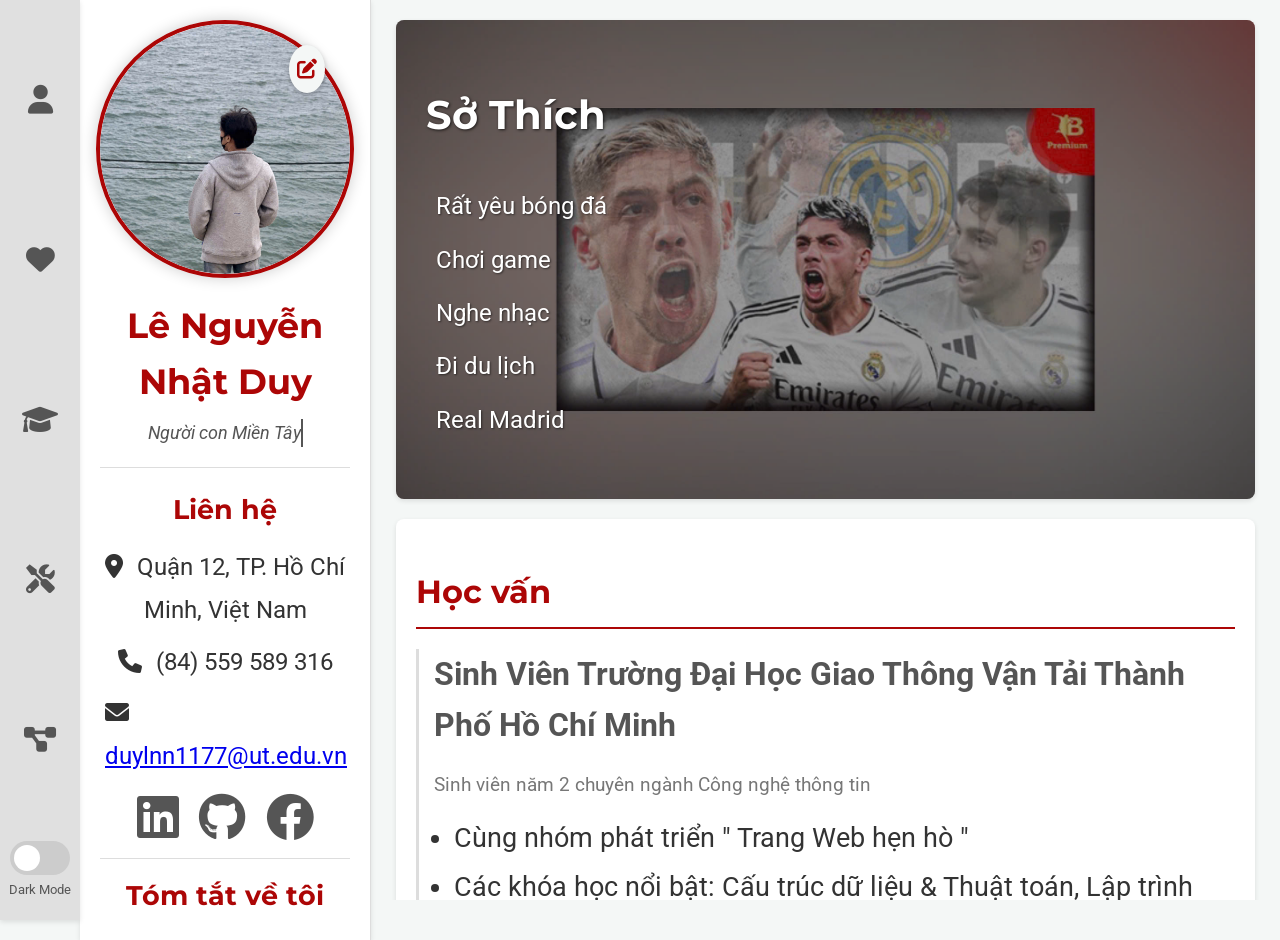
<file: index.html>
<!DOCTYPE html>
<html lang="vi">
<head>
    <meta charset="UTF-8">
    <meta name="viewport" content="width=device-width, initial-scale=1.0">
    <title>CV Cá Nhân - Lê Nguyễn Nhật Duy</title>
    <link href="https://fonts.googleapis.com/css2?family=Montserrat:wght@400;700&family=Roboto:wght@300;400;700&display=swap" rel="stylesheet">
    <link rel="stylesheet" href="https://cdnjs.cloudflare.com/ajax/libs/font-awesome/6.0.0-beta3/css/all.min.css">
    <link rel="stylesheet" href="CV.css">
</head>
<body>

    <nav class="cv-nav-icons">
        <div class="nav-links-group">
            <a href="#personal-info" title="Thông tin cá nhân"><i class="fas fa-user"></i></a>
            <a href="#hobbies" title="Sở thích"><i class="fas fa-heart"></i></a>
            <a href="#education" title="Học vấn"><i class="fas fa-graduation-cap"></i></a>
            <a href="#skills" title="Kỹ năng"><i class="fas fa-tools"></i></a>
            <a href="#projects" title="Dự án"><i class="fas fa-project-diagram"></i></a>
        </div>
        
        <div class="theme-switch-wrapper"> 
            <label class="theme-switch" for="checkbox">
                <input type="checkbox" id="checkbox" />
                <div class="slider round"></div>
            </label>
            <span class="theme-text">Dark Mode</span>
        </div>
    </nav>

    <div class="main-layout-wrapper">

        <div class="personal-info-column" id="personal-info">
            <div class="profile-header">
                <div class="profile-photo-wrapper">
                    <img class="profile-photo-main" src="ảnh(2).jpg" alt="Ảnh đại diện chính">
                    <img class="profile-photo-hover" src="ảnh(1).jpg" alt="Ảnh đại diện khi hover">
                </div>
                <a href="#" class="edit-icon-near-avatar" id="editCvIcon" title="Chỉnh sửa CV"><i class="fas fa-pen-to-square"></i></a>
                
                <h1 id="cvName">Lê Nguyễn Nhật Duy</h1> 
                <p class="tagline" id="tagline-running-effect">Người con Miền Tây </p> 
            </div>

            <div class="contact-details">
                <h2>Liên hệ</h2>
                <p><i class="fas fa-map-marker-alt" style="margin-right: 8px;"></i> <span id="contactAddress">Quận 12, TP. Hồ Chí Minh, Việt Nam</span></p> 
                <p><i class="fas fa-phone" style="margin-right: 8px;"></i> <span id="contactPhone">(84) 559 589 316</span></p> 
                <p><i class="fas fa-envelope" style="margin-right: 8px;"></i> <a href="mailto:duylnn1177@ut.edu.vn" id="contactEmail">duylnn1177@ut.edu.vn</a></p> 
                <div class="social-links">
                    <a href="https://www.instagram.com/nhatduyleng/" target="_blank" title="LinkedIn"><i class="fab fa-linkedin"></i></a>
                    <a href="https://github.com/NhatDuy-25" target="_blank" title="GitHub"><i class="fab fa-github"></i></a>
                    <a href="https://www.facebook.com/nhatduy.l.ng" target="_blank" title="Facebook"><i class="fab fa-facebook"></i></a>
                </div>
            </div>

            <div class="about-me" id="about-me-section"> 
                <h2>Tóm tắt về tôi</h2>
                <p id="aboutMeContent">Tôi là một sinh viên năng động với kinh nghiệm làm việc nhóm và kỹ năng giải quyết vấn đề. Tôi luôn tìm kiếm cơ hội học hỏi và phát triển bản thân trong lĩnh vực công nghệ.</p> 
            </div>
        </div>

        <div class="scrollable-content-column">
            
            <section class="hobbies-section" id="hobbies">
                <h2>Sở Thích</h2>
                <ul>
                    <li>Rất yêu bóng đá</li>
                    <li>Chơi game</li>
                    <li>Nghe nhạc</li>
                    <li>Đi du lịch</li>
                    <li>Real Madrid</li>
                </ul>
            </section>

            <section class="section" id="education">
                <h2>Học vấn</h2>
                <div class="entry-item">
                    <h3>Sinh Viên Trường Đại Học Giao Thông Vận Tải Thành Phố Hồ Chí Minh</h3>
                    <p class="period">Sinh viên năm 2 chuyên ngành Công nghệ thông tin</p>
                    <ul>
                        <li>Cùng nhóm phát triển " Trang Web hẹn hò "</li>
                        <li>Các khóa học nổi bật: Cấu trúc dữ liệu & Thuật toán, Lập trình hướng đối tượng, Lâp trình Web, Cơ sở dữ liệu.</li>
                    </ul>
                </div>
            </section>

            <section class="section" id="skills">
                <h2>Kỹ năng</h2>
                <div class="skills-category">
                    <h3>Ngôn ngữ lập trình</h3>
                    <p>JavaScript, Python, Java, C++</p>
                </div>
                <div class="skills-category">
                    <h3>Frameworks & Thư viện</h3>
                    <p>ReactJS, Node.js, Express.js, jQuery, Bootstrap</p>
                </div>
                <div class="skills-category">
                    <h3>Cơ sở dữ liệu</h3>
                    <p>SQL Server, MySQL</p>
                </div>
                <div class="skills-category">
                    <h3>Công cụ & Công nghệ</h3>
                    <p>Git, GitHub, Docker, VS Code</p>
                </div>
                <div class="skills-category">
                    <h3>Kỹ năng mềm</h3>
                    <p>Làm việc nhóm, thuyết trình, và tự học</p>
                </div>
            </section>

            <section class="section" id="projects">
                <h2>Dự án</h2>
                <div class="entry-item">
                    <h3> Thiết kế trang Web cá nhân ( 2025 ) </h3>
                    <p class="period">Lập trình Web</p>
                    <ul>
                        <li>Thiết kế trang cá nhân sinh viên </li>
                        <li>Sử dụng MySQL, HTML, CSS và JavaScript để thực hiện dự án.</li>
                    </ul>
                    <div class="links">
                        <a href="https://github.com/NhatDuy-25/Digital-CV.git" target="_blank" style="font-size: 1.7em;">Xem dự án</a>
                    </div>
                </div>
                <div class="entry-item">
                    <h3>Hiv-medical-service-system (2025) </h3>
                    <p class="period">Lập trình Java</p>
                    <ul>
                        <li>Xây dựng một website tư vấn y tế, đặt lịch khám và chữa bệnh HIV.</li>
                        <li>Sử dụng front-end, back-end, và MySQL.</li>
                        <li>Tối ưu hóa SEO cơ bản và khả năng truy cập.</li>
                    </ul>
                    <div class="links">
                        <a href="https://github.com/VinhPhus/hiv-medical-service-system.git" target="_blank" style="font-size: 1.7em;">Xem dự án</a>
                    </div>
                </div>
            </section>

        </div> 
    </div> 

    <div id="editCvModal" class="edit-modal-overlay">
        <div class="edit-modal-content">
            <button type="button" class="close-button">&times;</button>
            <h2>Chỉnh sửa thông tin cá nhân</h2>
            <form id="editCvForm">
                <div class="form-group">
                    <label for="editName">Họ và tên:</label>
                    <input type="text" id="editName" name="editName" value="">
                </div>
                <div class="form-group">
                    <label for="editTagline">Tagline:</label>
                    <input type="text" id="editTagline" name="editTagline" value="">
                </div>
                <div class="form-group">
                    <label for="editPhone">Điện thoại:</label>
                    <input type="tel" id="editPhone" name="editPhone" value="">
                </div>
                <div class="form-group">
                    <label for="editEmail">Email:</label>
                    <input type="email" id="editEmail" name="editEmail" value="">
                </div>
                <div class="form-group">
                    <label for="editAddress">Địa chỉ:</label>
                    <input type="text" id="editAddress" name="editAddress" value="">
                </div>
                <div class="form-group">
                    <label for="editAboutMe">Về tôi:</label>
                    <textarea id="editAboutMe" name="editAboutMe"></textarea>
                </div>
                <div class="modal-actions"> 
                    <button type="button" class="cancel-btn">Hủy</button>
                    <button type="submit" class="save-btn">Lưu Thay Đổi</button>
                </div>
            </form>
        </div>
    </div>

    <script src="CV.js"></script>

</body>
</html>
</file>
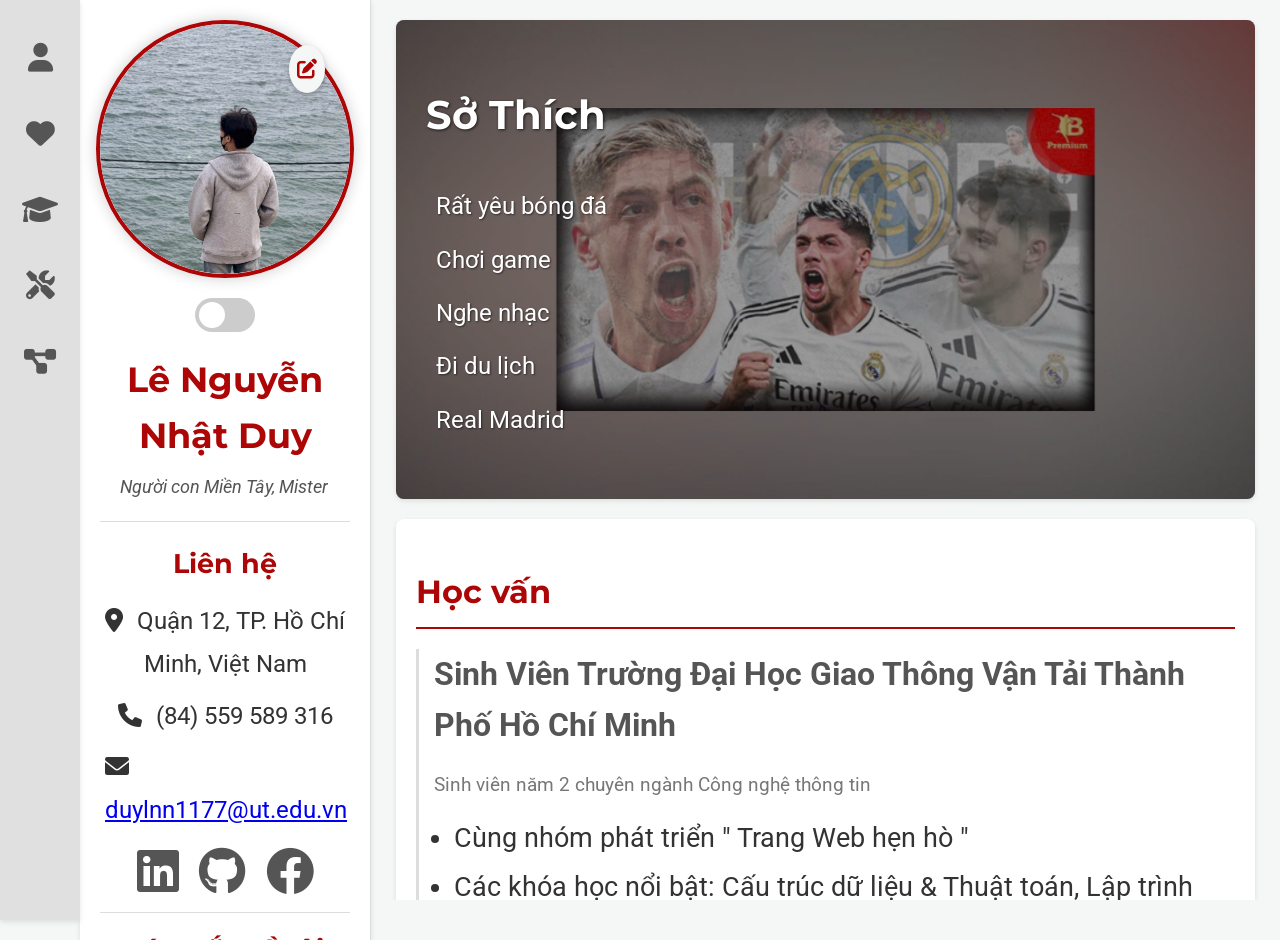
<file: Bài CV giữa kì.html>
<!DOCTYPE html>
<html lang="vi">
<head>
    <meta charset="UTF-8">
    <meta name="viewport" content="width=device-width, initial-scale=1.0">
    <title>CV Cá Nhân - Lê Nguyễn Nhật Duy</title>
    <link href="https://fonts.googleapis.com/css2?family=Montserrat:wght@400;700&family=Roboto:wght@300;400;700&display=swap" rel="stylesheet">
    <link rel="stylesheet" href="https://cdnjs.cloudflare.com/ajax/libs/font-awesome/6.0.0-beta3/css/all.min.css">
    <link rel="stylesheet" href="CV.css">
</head>
<body>

    <nav class="cv-nav-icons">
        <a href="#personal-info" title="Thông tin cá nhân"><i class="fas fa-user"></i></a>
        <a href="#hobbies" title="Sở thích"><i class="fas fa-heart"></i></a>
        <a href="#education" title="Học vấn"><i class="fas fa-graduation-cap"></i></a>
        <a href="#skills" title="Kỹ năng"><i class="fas fa-tools"></i></a>
        <a href="#projects" title="Dự án"><i class="fas fa-project-diagram"></i></a>
        
      
    </nav>

    <div class="main-layout-wrapper">

        <div class="personal-info-column" id="personal-info">
            <div class="profile-header">
                <div class="profile-photo-wrapper">
                    <img class="profile-photo-main" src="ảnh(2).jpg" alt="Ảnh đại diện chính">
                    <img class="profile-photo-hover" src="ảnh(1).jpg" alt="Ảnh đại diện khi hover">
                </div>
                <a href="#" class="edit-icon-near-avatar" id="editCvIcon" title="Chỉnh sửa CV"><i class="fas fa-pen-to-square"></i></a>
                
                <div class="theme-switch-wrapper icon-position"> 
                    <label class="theme-switch" for="checkbox">
                        <input type="checkbox" id="checkbox" />
                        <div class="slider round"></div>
                    </label>
                    </div>
                <h1 id="cvName">Lê Nguyễn Nhật Duy</h1> <p class="tagline" id="tagline-running-effect">Người con Miền Tây, Mister Grand Trà Vinh :3</p> </div>

            <div class="contact-details">
                <h2>Liên hệ</h2>
                <p><i class="fas fa-map-marker-alt" style="margin-right: 8px;"></i> <span id="contactAddress">Quận 12, TP. Hồ Chí Minh, Việt Nam</span></p> <p><i class="fas fa-phone" style="margin-right: 8px;"></i> <span id="contactPhone">(84) 559 589 316</span></p> <p><i class="fas fa-envelope" style="margin-right: 8px;"></i> <a href="mailto:duylnn1177@ut.edu.vn" id="contactEmail">duylnn1177@ut.edu.vn</a></p> <div class="social-links">
                    <a href="https://www.instagram.com/nhatduyleng/" target="_blank" title="LinkedIn"><i class="fab fa-linkedin"></i></a>
                    <a href="https://github.com/NhatDuy-25" target="_blank" title="GitHub"><i class="fab fa-github"></i></a>
                    <a href="https://www.facebook.com/nhatduy.l.ng" target="_blank" title="Facebook"><i class="fab fa-facebook"></i></a>
                </div>
            </div>

            <div class="about-me" id="about-me-section"> <h2>Tóm tắt về tôi</h2>
                <p id="aboutMeContent">Tôi là một sinh viên năng động với kinh nghiệm làm việc nhóm và kỹ năng giải quyết vấn đề. Tôi luôn tìm kiếm cơ hội học hỏi và phát triển bản thân trong lĩnh vực công nghệ.</p> </div>
        </div>

        <div class="scrollable-content-column">
            
            <section class="hobbies-section" id="hobbies">
                <h2>Sở Thích</h2>
                <ul>
                    <li>Rất yêu bóng đá</li>
                    <li>Chơi game</li>
                    <li>Nghe nhạc</li>
                    <li>Đi du lịch</li>
                    <li>Real Madrid</li>
                </ul>
            </section>

            <section class="section" id="education">
                <h2>Học vấn</h2>
                <div class="entry-item">
                     <h3>Sinh Viên Trường Đại Học Giao Thông Vận Tải Thành Phố Hồ Chí Minh</h3>
                   
                     <p class="period">Sinh viên năm 2 chuyên ngành Công nghệ thông tin</p>
                    <ul>
                        <li>Cùng nhóm phát triển " Trang Web hẹn hò "</li>
                        <li>Các khóa học nổi bật: Cấu trúc dữ liệu & Thuật toán, Lập trình hướng đối tượng, Lâp trình Web, Cơ sở dữ liệu.</li>
                    </ul>
                </div>
            </section>

            <section class="section" id="skills">
                <h2>Kỹ năng</h2>
                <div class="skills-category">
                    <h3>Ngôn ngữ lập trình</h3>
                    <p>JavaScript, Python, Java, C++</p>
                </div>
                <div class="skills-category">
                    <h3>Frameworks & Thư viện</h3>
                    <p>ReactJS, Node.js, Express.js, jQuery, Bootstrap</p>
                </div>
                <div class="skills-category">
                    <h3>Cơ sở dữ liệu</h3>
                    <p>SQL Server, MySQL</p>
                </div>
                <div class="skills-category">
                    <h3>Công cụ & Công nghệ</h3>
                    <p>Git, GitHub, Docker, VS Code</p>
                </div>
                <div class="skills-category">
                    <h3>Kỹ năng mềm</h3>
                    <p>Làm việc nhóm, thuyết trình, và tự học</p>
                </div>
            </section>

            <section class="section" id="projects">
                <h2>Dự án</h2>
                <div class="entry-item">
                    <h3> Thiết kế trang Web cá nhân ( 2025 )  </h3>
                    <p class="period">Lập trình Web</p>
                    <ul>
                        <li>Thiết kế trang cá nhân sinh viên  </li>
                        <li>Sử dụng MySQL, HTML, CSS và JavaScript để thực hiện dự án.</li>
                    </ul>
                   <div class="links">
    <a href="https://github.com/NhatDuy-25/Digital-CV.git" target="_blank" style="font-size: 1.7em;">Xem dự án</a>
</div>
                </div>
                <div class="entry-item">
                    <h3>Hiv-medical-service-system (2025) </h3>
                    <p class="period">Lập trình Java</p>
                    <ul>
                        <li>Xây dựng một website tư vấn y tế, đặt lịch khám và chữa bệnh HIV.</li>
                        <li>Sử dụng front-end, back-end, và MySQL.</li>
                        <li>Tối ưu hóa SEO cơ bản và khả năng truy cập.</li>
                    </ul>
                    <div class="links">
    <a href="https://github.com/VinhPhus/hiv-medical-service-system.git" target="_blank" style="font-size: 1.7em;">Xem dự án</a>
</div>
                </div>
            </section>

        </div> </div> <div id="editCvModal" class="edit-modal-overlay">
        <div class="edit-modal-content">
            <button type="button" class="close-button">&times;</button>
            <h2>Chỉnh sửa thông tin cá nhân</h2>
            <form id="editCvForm">
                <div class="form-group">
                    <label for="editName">Họ và tên:</label>
                    <input type="text" id="editName" name="editName" value="">
                </div>
                <div class="form-group">
                    <label for="editTagline">Tagline:</label>
                    <input type="text" id="editTagline" name="editTagline" value="">
                </div>
                <div class="form-group">
                    <label for="editPhone">Điện thoại:</label>
                    <input type="tel" id="editPhone" name="editPhone" value="">
                </div>
                <div class="form-group">
                    <label for="editEmail">Email:</label>
                    <input type="email" id="editEmail" name="editEmail" value="">
                </div>
                <div class="form-group">
                    <label for="editAddress">Địa chỉ:</label>
                    <input type="text" id="editAddress" name="editAddress" value="">
                </div>
                <div class="form-group">
                    <label for="editAboutMe">Về tôi:</label>
                    <textarea id="editAboutMe" name="editAboutMe"></textarea>
                </div>
                <div class="modal-actions"> <button type="button" class="cancel-btn">Hủy</button>
                    <button type="submit" class="save-btn">Lưu Thay Đổi</button>
                </div>
            </form>
        </div>
    </div>

    <script src="CV.js"></script>

</body>
</html>
</file>
<file: CV.css>
/* General Body Styles */
body {
    font-family: 'Roboto', sans-serif;
    line-height: 1.6;
    margin: 0;
    padding: 0;
    background-color: var(--background-color);
    color: var(--text-color);
    display: flex;
    min-height: 100vh;
    overflow: hidden; /* Để quản lý cuộn trong các cột cụ thể */
}

/* --- CHẾ ĐỘ SÁNG (LIGHT THEME) --- */
:root {
    --background-color: #f4f7f6;
    --text-color: #333;
    --primary-color: #ac0606; /* Màu đỏ đô cho các điểm nhấn */
    --primary-color-rgb: 172, 6, 6; /* RGB của #ac0606 để dùng trong rgba() */
    --primary-color-darker: #8a0505; /* Màu tối hơn cho hover */
    --secondary-color: #555;
    --border-color: #ddd; /* Màu xám nhạt cho đường viền */
    --header-bg: #e0e0e0;
    --section-bg: #fff;
    --link-color: #007bff;
    --box-shadow: 0 2px 5px rgba(0,0,0,0.1);

    /* Đường dẫn ảnh nền cố định cho mục sở thích (chế độ sáng) */
    --hobby-bg-image: url('ảnh\ Chim\ ưng.jpg'); /* Đổi tên file ảnh thành không dấu và không khoảng trắng */

    /* Biến cho màu hover của nav icons */
    --nav-icon-hover-bg: var(--primary-color);
    --nav-icon-hover-color: white;
}

/* --- CHẾ ĐỘ TỐI (DARK THEME) --- */
body.dark-theme {
    --background-color: #282c34;
    --text-color: #e2e2e2;
    --primary-color: #61dafb; /* Màu xanh lam nhạt cho các điểm nhấn trong chế độ tối */
    --primary-color-rgb: 97, 218, 251; /* RGB của #61dafb */
    --primary-color-darker: #4faedb; /* Màu tối hơn cho hover trong dark theme */
    --secondary-color: #bbb;
    --border-color: #444;
    --header-bg: #3c414a;
    --section-bg: #32363e;
    --link-color: #8be9fd;
    --box-shadow: 0 2px 5px rgba(0,0,0,0.3);

    /* Đường dẫn ảnh nền cố định cho mục sở thích (chế độ tối) */
    --hobby-bg-image: url('ảnh\ Chim\ ưng.jpg'); /* Sử dụng cùng ảnh hoặc đổi ảnh khác nếu muốn */

    /* Biến cho màu hover của nav icons trong dark theme */
    --nav-icon-hover-bg: var(--primary-color);
    --nav-icon-hover-color: var(--background-color);
}

/* --- NAVIGATION BAR (MENU CỐ ĐỊNH BÊN TRÁI) --- */
.cv-nav-icons {
    position: fixed;
    left: 0;
    top: 0;
    height: 100%;
    width: 80px;
    background-color: var(--header-bg);
    padding-top: 20px;
    display: flex;
    flex-direction: column;
    align-items: center;
    box-shadow: var(--box-shadow);
    z-index: 1000;
}

/* Thêm một container để nhóm các icon menu */
.nav-links-group {
    display: flex;
    flex-direction: column;
    align-items: center;
    justify-content: space-around; /* Phân bố đều các icon trong nhóm này */
    flex-grow: 1; /* Cho phép nhóm này chiếm toàn bộ không gian còn lại */
    width: 100%; /* Đảm bảo nhóm chiếm hết chiều rộng của nav bar */
    padding-bottom: 20px; /* Thêm padding để tạo khoảng cách với theme switch */
}

.cv-nav-icons a {
    color: var(--secondary-color);
    font-size: 1.8em;
    padding: 15px 0;
    display: block;
    width: 100%;
    text-align: center;
    transition: background-color 0.3s ease, color 0.3s ease;
}

.cv-nav-icons a:hover {
    background-color: var(--nav-icon-hover-bg);
    color: var(--nav-icon-hover-color);
}

/* Theme Switch (Chuyển đổi chủ đề) */
.theme-switch-wrapper {
    /* Đảm bảo nó tuân theo luồng Flexbox của .cv-nav-icons */
    position: static; 
    margin-bottom: 20px; /* Khoảng cách từ dưới cùng của thanh nav */
    display: flex;
    flex-direction: column;
    align-items: center;
    gap: 5px;
    /* Loại bỏ `.icon-position` khỏi selector này vì nó đã được di chuyển */
}

.theme-switch {
    display: inline-block;
    height: 34px;
    position: relative;
    width: 60px;
}

.theme-switch input {
    display: none;
}

.slider {
    background-color: #ccc;
    bottom: 0;
    cursor: pointer;
    left: 0;
    position: absolute;
    right: 0;
    top: 0;
    transition: .4s;
}

.slider:before {
    background-color: #fff;
    bottom: 4px;
    content: "";
    height: 26px;
    left: 4px;
    position: absolute;
    transition: .4s;
    width: 26px;
}

input:checked + .slider {
    background-color: var(--primary-color);
}

input:checked + .slider:before {
    transform: translateX(26px);
}

.slider.round {
    border-radius: 34px;
}

.slider.round:before {
    border-radius: 50%;
}

.theme-text {
    color: var(--secondary-color);
    font-size: 0.8em;
}

/* Main Layout Wrapper (Flexbox for 2 columns) */
.main-layout-wrapper {
    display: flex;
    flex-grow: 1;
    margin-left: 80px; /* Khoảng cách nội dung chính phải khớp với width của .cv-nav-icons */
    height: 100vh;
    background-color: var(--background-color);
}

/* --- PERSONAL INFO COLUMN (CỘT THÔNG TIN CÁ NHÂN CỐ ĐỊNH) --- */
.personal-info-column {
    width: 350px; 
    min-width: 250px; 
    max-width: 600px; 
    background-color: var(--section-bg);
    padding: 20px;
    border-right: 1px solid var(--border-color);
    box-shadow: var(--box-shadow);
    overflow-y: auto;
    position: sticky;
    top: 0;
    height: 100vh;
}

/* Đảm bảo profile-header có position relative để các icon con định vị tuyệt đối */
.personal-info-column .profile-header {
    position: relative; /* Rất quan trọng! */
    display: flex;
    flex-direction: column;
    align-items: center;
    text-align: center;
    padding-bottom: 20px;
    border-bottom: 1px solid var(--border-color);
    margin-bottom: 20px;
}

/* Định vị icon chỉnh sửa */
.edit-icon-near-avatar {
    position: absolute;
    top: 25px; /* Giữ nguyên hoặc điều chỉnh nếu cần */
    right: 25px; /* Giữ nguyên hoặc điều chỉnh nếu cần */
    color: var(--primary-color);
    font-size: 20px;
    background-color: var(--background-color);
    padding: 8px;
    border-radius: 50%;
    box-shadow: 0 2px 5px rgba(0,0,0,0.2);
    transition: all 0.3s ease;
    z-index: 10;
}

.edit-icon-near-avatar:hover {
    color: var(--text-color); 
    background-color: var(--primary-color); 
    transform: scale(1.1); 
    cursor: pointer;
}

/* HIỆU ỨNG ĐỔI ẢNH KHI HOVER VÀ GỢN SÓNG CHO AVATAR */
.profile-photo-wrapper {
    width: 250px; 
    height: 250px; 
    border-radius: 50%;
    border: 4px solid var(--primary-color);
    margin-bottom: 20px;
    position: relative;
    overflow: hidden; 
    transition: border-color 0.3s ease; 
    box-shadow: 0 0 15px rgba(0,0,0,0.2); 
}

.profile-photo-wrapper:hover {
    overflow: visible; 
}

.profile-photo-main,
.profile-photo-hover {
    position: absolute;
    top: 0;
    left: 0;
    width: 100%;
    height: 100%;
    object-fit: cover;
    border-radius: 50%;
    transition: opacity 0.5s ease-in-out;
}

.profile-photo-hover {
    opacity: 0; 
}

.profile-photo-wrapper:hover .profile-photo-main {
    opacity: 0;
}

.profile-photo-wrapper:hover .profile-photo-hover {
    opacity: 1;
}

/* HIỆU ỨNG GỢN SÓNG (WATER RIPPLE EFFECT) */
.profile-photo-wrapper::before,
.profile-photo-wrapper::after {
    content: '';
    position: absolute;
    top: 50%;
    left: 50%;
    transform: translate(-50%, -50%);
    border-radius: 50%;
    border: 2px solid var(--primary-color);
    opacity: 0;
    z-index: -1;
    transition: all 0.7s ease-out; 
}

.profile-photo-wrapper:hover::before,
.profile-photo-wrapper:hover::after {
    animation: ripple-border 1.5s infinite forwards;
    opacity: 1;
}

.profile-photo-wrapper:hover::after {
    animation-delay: 0.5s; 
}

@keyframes ripple-border {
    0% {
        width: 100%;
        height: 100%;
        opacity: 0.8;
    }
    100% {
        width: 150%; 
        height: 150%;
        opacity: 0;
    }
}
/* KẾT THÚC HIỆU ỨNG GỢN SÓNG CHO AVATAR */


.personal-info-column h1 {
    margin: 0;
    color: var(--primary-color);
    font-family: 'Montserrat', sans-serif;
    font-size: 2.2em; 
}

.personal-info-column .tagline {
    font-style: italic;
    color: var(--secondary-color);
    margin: 8px 0 0; 
    font-size: 1.1em; 
    white-space: nowrap; 
    overflow: hidden; 
    display: inline-block; 
    border-right: 2px solid transparent; 
    animation: typing-cursor 0.75s infinite; 
}

/* KEYFRAMES CHO HIỆU ỨNG CHỮ CHẠY */
@keyframes typing {
    from { width: 0; }
    to { width: 100%; }
}

@keyframes typing-cursor {
    from, to { border-color: transparent; }
    50% { border-color: var(--secondary-color); }
}

/* Khi JavaScript thêm các span cho từng ký tự */
.char-typing-effect {
    opacity: 0;
    animation: fade-in-char 0.05s forwards; 
}

@keyframes fade-in-char {
    to { opacity: 1; }
}
/* KẾT THÚC HIỆU ỨNG CHỮ CHẠY */


.personal-info-column .contact-details,
.personal-info-column .about-me {
    padding-bottom: 15px; 
    margin-bottom: 15px; 
    border-bottom: 1px solid var(--border-color);
}

.personal-info-column .contact-details:last-of-type,
.personal-info-column .about-me:last-of-type {
    border-bottom: none;
}

/* Điều chỉnh phân bố chữ trong mục thông tin */
.personal-info-column .contact-details p {
    margin: 8px 0; 
    line-height: 1.8; 
    text-align: justify; 
    text-align-last: center; 
    padding: 0 5px; 
    font-size: 1.5em; 
}

.personal-info-column .about-me p {
    margin: 10px 0; 
    line-height: 1.7; 
    text-align: justify; 
    text-align-last: center; 
    padding: 0 5px; 
    font-size: 1.7em; 
}

.personal-info-column .about-me h2,
.personal-info-column .contact-details h2 {
    color: var(--primary-color);
    font-family: 'Montserrat', sans-serif; 
    font-size: 1.7em; 
    margin-top: 0;
    margin-bottom: 15px; 
    text-align: center; 
}


/* Scrollable Content Column */
.scrollable-content-column {
    flex-grow: 1;
    overflow-y: auto;
    padding: 20px 25px; 
    box-sizing: border-box;
}

/* Sections within the scrollable content */
.section {
    background-color: var(--section-bg);
    padding: 20px; 
    margin-bottom: 20px;
    border-radius: 8px;
    box-shadow: var(--box-shadow);
}

.section h2 {
    color: var(--primary-color);
    font-family: 'Montserrat', sans-serif;
    border-bottom: 2px solid var(--primary-color);
    padding-bottom: 10px;
    margin-bottom: 20px;
    font-size: 2em; 
}

/* --- STYLE CHO MỤC SỞ THÍCH (VỚI ẢNH NỀN CỐ ĐỊNH) --- */
.hobbies-section {
    position: relative; 
    background-color: var(--section-bg);
    padding: 30px;
    margin-bottom: 20px;
    border-radius: 8px;
    box-shadow: var(--box-shadow);
    display: flex;
    flex-direction: column;
    align-items: flex-start;
    justify-content: center;
    min-height: 250px;
    text-align: left;

    /* CỐ ĐỊNH ẢNH NỀN Ở ĐÂY */
    background-image: var(--hobby-bg-image);
    background-size: cover;
    background-position: center;
    background-repeat: no-repeat;
    color: white; 
    text-shadow: 1px 1px 3px rgba(0,0,0,0.7); 
}

/* Lớp phủ sẽ luôn hiện diện */
.hobbies-section::before {
    content: '';
    position: absolute;
    top: 0;
    left: 0;
    right: 0;
    bottom: 0;
    background-color: rgba(0, 0, 0, 0.4); 
    border-radius: 8px;
    z-index: 1; 
    transition: background-color 0.5s ease-in-out; 
}

/* Đảm bảo nội dung nằm trên lớp phủ */
.hobbies-section > * {
    position: relative;
    z-index: 2; 
}

/* Tiêu đề và nội dung sẽ luôn có màu trắng trên ảnh nền */
.hobbies-section h2 { /* Không có h1 trong section này, nên tôi bỏ h1 */
    color: white; 
    border-bottom-color: white; 
    font-family: 'Montserrat', sans-serif;
    font-size: 2.5em; 
    text-align: left;
    padding-bottom: 10px;
    margin-bottom: 15px;
    width: 100%;
    transition: color 0.5s ease-in-out, border-bottom-color 0.5s ease-in-out;
}

.hobbies-section ul {
    list-style: none; 
    padding: 0;
    margin: 10px 0 20px 0;
    width: 100%;
    text-align: left; 
}

.hobbies-section ul li {
    display: list-item; 
    color: white;
    padding: 5px 10px;
    border-radius: 5px;
    margin-bottom: 5px; 
    font-size: 1.5em; 
    text-shadow: 1px 1px 2px rgba(0,0,0,0.5);
    transition: background-color 0.5s ease-in-out, color 0.5s ease-in-out, text-shadow 0.5s ease-in-out;
    width: fit-content; 
}

/* Điều chỉnh lại màu sắc cho chế độ tối (nếu ảnh nền khác nhau) */
body.dark-theme .hobbies-section {
    background-image: var(--hobby-bg-image); 
    color: white; 
    text-shadow: 1px 1px 3px rgba(0,0,0,0.7);
}

body.dark-theme .hobbies-section h2 { /* Chỉ h2 */
    color: white; 
    border-bottom-color: white;
}

body.dark-theme .hobbies-section ul li {
    background-color: rgba(0, 0, 0, 0.4); 
}
/* --- KẾT THÚC STYLE CHO MỤC SỞ THÍCH --- */


.entry-item {
    margin-bottom: 20px;
    padding-left: 15px;
    border-left: 3px solid var(--border-color);
}

.entry-item:last-child {
    margin-bottom: 0;
}

.entry-item h3 {
    margin: 0 0 5px 0;
    color: var(--secondary-color);
    font-size: 2.5em; 
}

.entry-item .period {
    font-size: 1.2em;
    color: #777;
    margin-bottom: 10px;
    display: block;
}

.entry-item ul {
    list-style-type: disc;
    margin-left: 20px;
    padding: 0;
}

.entry-item ul li {
    margin-bottom: 5px;
    font-size: 1.7em; 
}

.links a {
    color: var(--link-color);
    text-decoration: none;
    margin-right: 15px;
}

.links a:hover {
    text-decoration: underline;
}

/* CSS để định kiểu cho tiêu đề dự án và icon */
.project-title-wrapper { /* Bạn không có lớp này trong HTML, nhưng tôi giữ lại nếu bạn định dùng sau này */
    display: flex; 
    align-items: center; 
    margin: 0 0 5px 0; 
}

.project-link { /* Bạn không có lớp này trong HTML, nhưng tôi giữ lại nếu bạn định dùng sau này */
    display: flex; 
    align-items: center; 
    gap: 8px; 
    color: var(--secondary-color); 
    text-decoration: none; 
    transition: color 0.3s ease; 
}

.project-link:hover {
    color: var(--primary-color); 
    text-decoration: none; 
}

.project-icon { /* Bạn không có lớp này trong HTML, nhưng tôi giữ lại nếu bạn định dùng sau này */
    font-size: 1.5em; 
    color: var(--secondary-color); 
    transition: color 0.3s ease; 
}

.project-link:hover .project-icon {
    color: var(--primary-color); 
}

/* Đảm bảo các thuộc tính font-size cũ của .entry-item h3 vẫn được áp dụng */
.entry-item h3 {
    font-size: 2em; 
}

/* Skills Section Specifics */
.skills-category {
    margin-bottom: 20px;
}

.skills-category h3 {
    color: #000; /* Đổi màu chữ thành màu đen */
    border-bottom: 1px dashed var(--border-color);
    padding-bottom: 5px;
    margin-bottom: 10px;
    font-size: 1.7em; 
}

.skills-category p, .skills-category ul {
    margin: 0;
    padding: 0;
    list-style: none;
}

.skills-category p {
    font-size: 1.5em; 
}

/* Social Links in Contact Section */
.social-links {
    display: flex;
    gap: 20px;
    margin-top: 15px;
    justify-content: center; 
}

.social-links a {
    color: var(--secondary-color);
    transition: color 0.3s ease;
}

.social-links a:hover {
    color: var(--primary-color);
}

/* Kích thước icon Font Awesome */
.social-links a i {
    font-size: 3em; 
}

/* Footer (Bạn chưa có footer trong HTML, nhưng CSS vẫn được giữ) */
footer {
    text-align: center;
    padding: 20px;
    margin-top: 20px;
    background-color: var(--header-bg);
    color: var(--secondary-color);
    font-size: 0.9em;
    border-top: 1px solid var(--border-color);
}

/* --- Modal chỉnh sửa thông tin (Edit Modal) --- */

/* Lớp phủ nền modal - Giữ nguyên như cũ */
.edit-modal-overlay {
    display: none; 
    position: fixed;
    top: 0;
    left: 0;
    width: 100%;
    height: 100%;
    background-color: rgba(0, 0, 0, 0.6); 
    z-index: 1050; 
    justify-content: center;
    align-items: center;
    backdrop-filter: blur(5px); 
    -webkit-backdrop-filter: blur(5px); 
    /* Thêm scroll cho overlay nếu nội dung modal quá dài */
    overflow-y: auto; /* Rất quan trọng! Cho phép cuộn nếu modal cao hơn màn hình */
    padding: 20px 0; /* Thêm padding trên dưới để modal không quá sát mép */
    box-sizing: border-box; /* Đảm bảo padding không làm tăng kích thước */
}

.edit-modal-overlay.active {
    display: flex; 
}

/* Hộp modal */
.edit-modal-content {
    background-color: var(--section-bg);
    padding: 25px; /* Giảm padding một chút để tiết kiệm không gian */
    border-radius: 12px; 
    box-shadow: var(--box-shadow);
    width: 90%;
    max-width: 500px; /* Giảm max-width từ 600px xuống 500px */
    /* Thêm chiều cao tối đa và cho phép cuộn */
    max-height: 90vh; /* Giới hạn chiều cao modal là 90% chiều cao viewport */
    overflow-y: auto; /* Cho phép cuộn nội dung bên trong modal nếu cần */
    position: relative;
    transform: translateY(-20px); 
    opacity: 0;
    transition: transform 0.3s ease-out, opacity 0.3s ease-out;
    border: 1px solid var(--border-color); 
    box-sizing: border-box; /* Đảm bảo padding không làm tăng kích thước */
}

.edit-modal-overlay.active .edit-modal-content {
    transform: translateY(0);
    opacity: 1;
}

/* Tiêu đề modal - Giữ nguyên */
.edit-modal-content h2 {
    color: var(--primary-color);
    font-family: 'Montserrat', sans-serif;
    margin-top: 0;
    margin-bottom: 20px; /* Giảm margin-bottom một chút */
    text-align: center;
    font-size: 1.6em; /* Giảm kích thước font */
    border-bottom: 2px solid var(--primary-color);
    padding-bottom: 8px; /* Giảm padding-bottom */
}

/* Các trường form trong modal - Giữ nguyên, đã khá tốt */
.edit-modal-content .form-group {
    margin-bottom: 15px; /* Giảm khoảng cách giữa các nhóm form */
}

.edit-modal-content label {
    display: block;
    margin-bottom: 6px; /* Giảm khoảng cách giữa label và input */
    color: var(--text-color);
    font-weight: bold;
    font-size: 0.9em; /* Giảm kích thước font */
}

.edit-modal-content input[type="text"],
.edit-modal-content input[type="email"],
.edit-modal-content input[type="tel"],
.edit-modal-content textarea {
    width: 100%;
    padding: 10px; /* Giảm padding */
    border: 1px solid var(--border-color);
    border-radius: 8px; 
    font-size: 0.95em; /* Giảm kích thước font */
    color: var(--text-color);
    background-color: var(--background-color); 
    box-sizing: border-box; 
    transition: border-color 0.3s ease, box-shadow 0.3s ease;
}

.edit-modal-content input[type="text"]:focus,
.edit-modal-content input[type="email"]:focus,
.edit-modal-content input[type="tel"]:focus,
.edit-modal-content textarea:focus {
    border-color: var(--primary-color);
    box-shadow: 0 0 0 3px rgba(var(--primary-color-rgb), 0.25);
    outline: none; 
}

.edit-modal-content textarea {
    resize: vertical; 
    min-height: 60px; /* Giảm chiều cao tối thiểu */
}

/* Nút đóng modal - Giữ nguyên */
.edit-modal-content .close-button {
    position: absolute;
    top: 10px; /* Dịch lên trên một chút */
    right: 10px; /* Dịch sang phải một chút */
    background: none;
    border: none;
    font-size: 1.5em; /* Giảm kích thước */
    color: var(--secondary-color);
    cursor: pointer;
    transition: color 0.3s ease;
}

.edit-modal-content .close-button:hover {
    color: var(--primary-color);
}

/* Nút lưu/hủy */
.edit-modal-content .modal-actions {
    display: flex;
    justify-content: flex-end; 
    gap: 10px; /* Giảm khoảng cách giữa các nút */
    margin-top: 20px; /* Giảm khoảng cách trên từ form đến nút */
    flex-wrap: wrap; /* Rất quan trọng: cho phép các nút xuống dòng nếu không đủ chỗ */
    justify-content: center; /* Căn giữa các nút khi xuống dòng */
}

.edit-modal-content .modal-actions button {
    padding: 10px 20px; /* Giảm padding cho nút */
    border: none;
    border-radius: 8px;
    cursor: pointer;
    font-size: 0.9em; /* Giảm kích thước font */
    font-weight: bold;
    transition: background-color 0.3s ease, color 0.3s ease;
    flex-grow: 1; /* Cho phép các nút giãn ra */
    max-width: 150px; /* Giới hạn chiều rộng tối đa của mỗi nút */
}

.edit-modal-content .modal-actions .save-btn {
    background-color: var(--primary-color);
    color: white;
}

.edit-modal-content .modal-actions .save-btn:hover {
    background-color: var(--primary-color-darker); 
}

.edit-modal-content .modal-actions .cancel-btn {
    background-color: var(--border-color);
    color: var(--text-color);
}

.edit-modal-content .modal-actions .cancel-btn:hover {
    background-color: #c0c0c0; 
    color: var(--text-color);
}

/* --- RESPONSIVE DESIGN (Điều chỉnh lại phần modal trong media query) --- */
@media (max-width: 768px) {
    /* ... (các phần responsive khác giữ nguyên) ... */

    /* Responsive cho modal trên màn hình nhỏ hơn */
    .edit-modal-content {
        width: 95%; /* Giữ nguyên 95% */
        padding: 15px; /* Giảm padding thêm trên mobile */
        max-height: 95vh; /* Tăng max-height một chút trên mobile */
    }
    .edit-modal-content h2 {
        font-size: 1.4em; /* Giảm kích thước font tiêu đề */
        margin-bottom: 15px;
    }
    .edit-modal-content label {
        font-size: 0.85em; /* Giảm kích thước font label */
    }
    .edit-modal-content input[type="text"],
    .edit-modal-content input[type="email"],
    .edit-modal-content input[type="tel"],
    .edit-modal-content textarea {
        padding: 8px; /* Giảm padding input */
        font-size: 0.9em; /* Giảm kích thước font input */
    }
    .edit-modal-content .modal-actions {
        flex-direction: column; /* Nút xếp chồng lên nhau */
        align-items: stretch; /* Kéo dài nút ra */
        gap: 8px; /* Giảm khoảng cách giữa các nút */
        margin-top: 15px; /* Giảm khoảng cách trên */
    }
    .edit-modal-content .modal-actions button {
        width: 100%;
        margin-bottom: 0; /* Đảm bảo không có margin dưới thừa khi là column */
        font-size: 0.95em; /* Kích thước font nút */
        max-width: unset; /* Bỏ giới hạn max-width để nó chiếm 100% */
    }
}
/* --- RESPONSIVE DESIGN --- */
@media (max-width: 992px) {
    .personal-info-column {
        width: 300px; 
    }
    .profile-photo-wrapper {
        width: 200px;
        height: 200px;
    }
}

@media (max-width: 768px) {
    body {
        flex-direction: column;
        overflow-y: auto;
    }

    .cv-nav-icons {
        position: static; /* Thay đổi từ fixed sang static */
        width: 100%;
        height: auto;
        flex-direction: row; /* Hàng ngang cho mobile */
        justify-content: space-around; 
        padding: 10px 0;
        box-shadow: var(--box-shadow);
        border-bottom: 1px solid var(--border-color);
        /* Thêm thuộc tính flex-wrap để các item có thể xuống dòng nếu không đủ chỗ */
        flex-wrap: wrap; 
    }

    /* Đảm bảo các link vẫn phân bố đều khi nav bar là hàng ngang */
    .cv-nav-icons a {
        font-size: 1.5em;
        padding: 10px;
        flex-grow: 1; /* Cho phép các link giãn ra */
        min-width: 50px; /* Giới hạn kích thước tối thiểu cho icon */
    }

    /* Ẩn .nav-links-group trên mobile để các link trực tiếp là flex items */
    .nav-links-group {
        display: contents; /* Hiển thị nội dung con trực tiếp trong container cha */
        /* Bỏ các thuộc tính flexbox không cần thiết khi display: contents; */
        flex-grow: unset;
        justify-content: unset;
        padding-bottom: 0;
    }

    /* Điều chỉnh theme-switch-wrapper trên mobile */
    .theme-switch-wrapper {
        position: static; /* Quan trọng: Loại bỏ mọi định vị tuyệt đối/cố định */
        margin-top: 10px; /* Thêm khoảng cách nếu cần */
        margin-bottom: 10px; /* Khoảng cách với phần nội dung chính */
        flex-direction: row; /* Chuyển sang hàng ngang */
        gap: 10px;
        width: auto;
        /* Nếu bạn muốn nó nằm riêng một hàng hoặc căn giữa, có thể thêm margin: auto; */
        justify-content: center; 
        align-self: center; /* Tự căn giữa trong flex container của nav */
    }
    
    .main-layout-wrapper {
        flex-direction: column;
        margin-left: 0;
        height: auto;
    }

    .personal-info-column {
        width: auto;
        max-width: 100%;
        min-width: unset;
        position: static;
        height: auto;
        border-right: none;
        border-bottom: 1px solid var(--border-color);
        padding: 20px;
    }

    .personal-info-column .profile-header {
        padding-bottom: 15px;
        margin-bottom: 15px;
    }

    .personal-info-column .contact-details,
    .personal-info-column .about-me {
        text-align: center;
    }

    .personal-info-column .contact-details p,
    .personal-info-column .about-me p {
        text-align: center;
        text-align-last: center;
        padding: 0;
    }

    /* Điều chỉnh cho mục sở thích trên mobile */
    .hobbies-section {
        text-align: center;
        padding: 20px;
        background-image: var(--hobby-bg-image);
        background-size: cover;
        background-position: center;
        background-repeat: no-repeat;
        color: white;
        text-shadow: 1px 1px 3px rgba(0,0,0,0.7);
    }

    .hobbies-section p {
        text-align: center;
        padding: 0;
    }

    .hobbies-section h2 { /* Chỉ h2 */
        text-align: center;
    }

    .hobbies-section ul li {
        width: 100%; /* Đảm bảo các mục list chiếm toàn bộ chiều rộng */
        text-align: center; /* Căn giữa nội dung list item */
        margin-right: 0; /* Đảm bảo không có margin bên phải thừa */
    }

    .scrollable-content-column {
        overflow-y: visible;
        padding: 15px;
    }

    .section {
        padding: 20px;
    }

    /* Responsive cho modal trên màn hình nhỏ hơn */
    .edit-modal-content {
        width: 95%;
        padding: 20px;
    }
    .edit-modal-content h2 {
        font-size: 1.5em;
        margin-bottom: 20px;
    }
    .edit-modal-content .modal-actions {
        flex-direction: column; 
        align-items: stretch; 
    }
    .edit-modal-content .modal-actions button {
        width: 100%;
        margin-bottom: 10px;
    }
}
</file>
